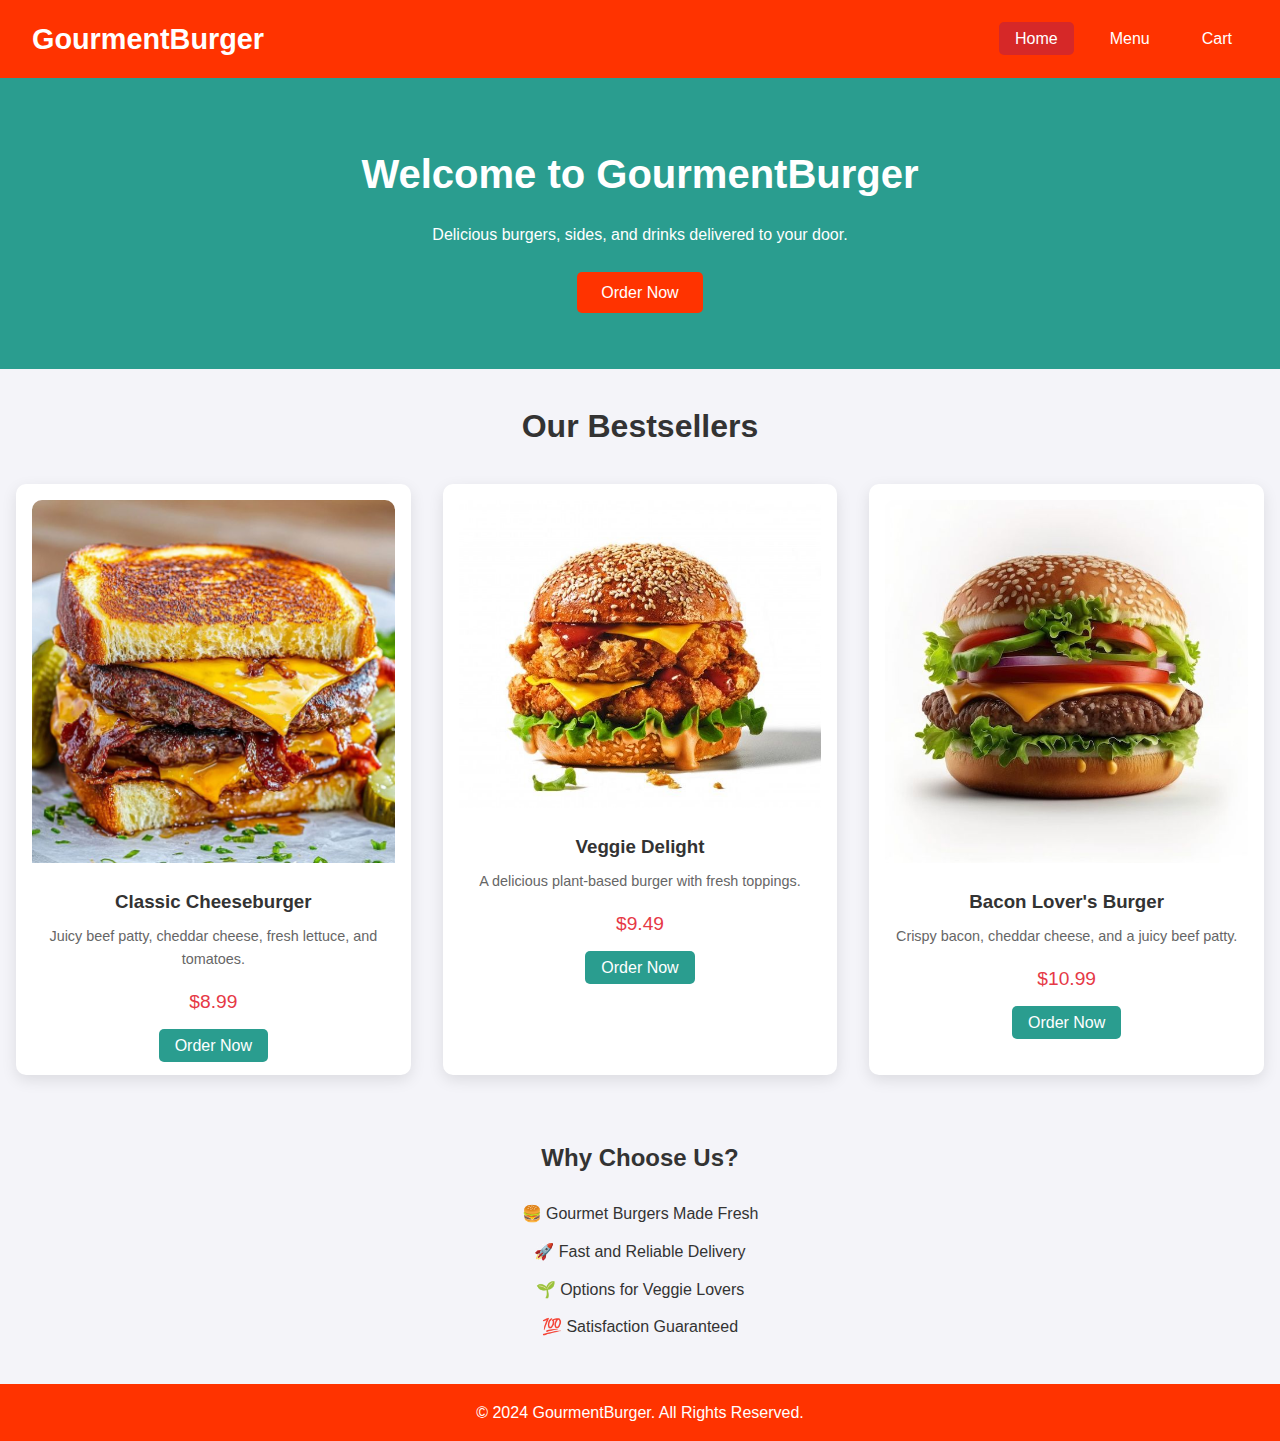
<file: Index.html>
<!DOCTYPE html>
<html lang="en">
<head>
    <meta charset="UTF-8">
    <meta name="viewport" content="width=device-width, initial-scale=1.0">
    <title>Wonder Buka Burger Home</title>
    <link rel="stylesheet" href="./css/index1.css">
</head>
<body>

    <nav class="navbar">
        <div class="logo">GourmentBurger</div>
        <ul>
            <li><a href="index.html" class="cta">Home</a></li>
            <li><a href="menu.html">Menu</a></li>
            <li><a href="cart.html">Cart</a></li>
        </ul>
    </nav>

    <section class="hero">
        <h1>Welcome to GourmentBurger</h1>
        <p>Delicious burgers, sides, and drinks delivered to your door.</p>
        <a href="menu.html" class="cta-button">Order Now</a>
    </section>

    <section class="featured-menu">
        <h2>Our Bestsellers</h2>
        <div class="menu-items">
            <div class="menu-item">
                <img src="images/pic1.jpeg" alt="Burger Image">
                <h3>Classic Cheeseburger</h3>
                <p class="description">Juicy beef patty, cheddar cheese, fresh lettuce, and tomatoes.</p>
                <p class="price">$8.99</p>
                <a href="menu.html" class="add-to-cart">Order Now</a>
            </div>

            <div class="menu-item">
                <img src="images/pic4.jpeg" alt="Veggie Burger Image">
                <h3>Veggie Delight</h3>
                <p class="description">A delicious plant-based burger with fresh toppings.</p>
                <p class="price">$9.49</p>
                <a href="menu.html" class="add-to-cart">Order Now</a>
            </div>

            <div class="menu-item">
                <img src="images/pic3.jpeg" alt="Bacon Burger Image">
                <h3>Bacon Lover's Burger</h3>
                <p class="description">Crispy bacon, cheddar cheese, and a juicy beef patty.</p>
                <p class="price">$10.99</p>
                <a href="menu.html" class="add-to-cart">Order Now</a>
            </div>
        </div>
    </section>

    <section class="why-choose-us">
        <h2>Why Choose Us?</h2>
        <ul>
            <li>🍔 Gourmet Burgers Made Fresh</li>
            <li>🚀 Fast and Reliable Delivery</li>
            <li>🌱 Options for Veggie Lovers</li>
            <li>💯 Satisfaction Guaranteed</li>
        </ul>
    </section>

    <footer>
        <p>&copy; 2024 GourmentBurger. All Rights Reserved.</p>
    </footer>

</body>
</html>
</file>
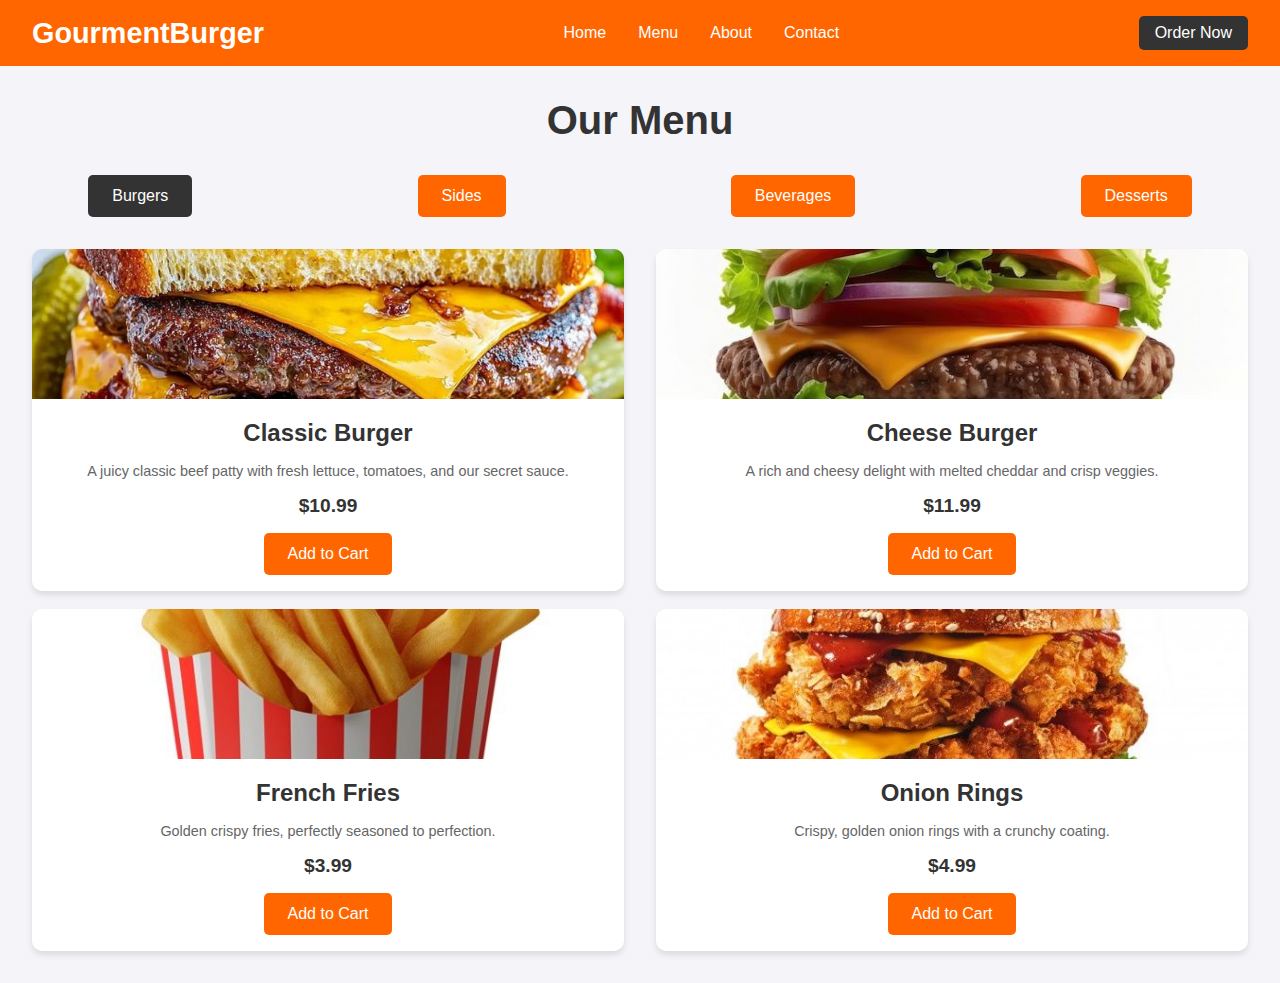
<file: menu.html>
<!DOCTYPE html>
<html lang="en">
<head>
    <meta charset="UTF-8">
    <meta name="viewport" content="width=device-width, initial-scale=1.0">
    <title>Wonder Buka Burger</title>
    <link rel="stylesheet" href="./css/style.css">
</head>
<body>

    <nav class="navbar">
        <div class="logo">GourmentBurger</div>
        <ul>
            <li><a href="#">Home</a></li>
            <li><a href="#">Menu</a></li>
            <li><a href="#">About</a></li>
            <li><a href="#">Contact</a></li>
        </ul>
        <a href="#order" class="cta">Order Now</a>
    </nav>

    <main class="menu-view">
        <h1>Our Menu</h1>
        
        <div class="menu-categories">
            <button class="category active" data-category="burgers">Burgers</button><br>
            <button class="category" data-category="sides">Sides</button><br>
            <button class="category" data-category="beverages">Beverages</button><br>
            <button class="category" data-category="desserts">Desserts</button>
        </div>

        <div class="menu-items" id="burgers">
            <div class="menu-item">
                <img src="images/pic1.jpeg" alt="Classic Burger">
                <h3>Classic Burger</h3>
                <p class="description">A juicy classic beef patty with fresh lettuce, tomatoes, and our secret sauce.</p>
                <p class="price">$10.99</p>
                <button class="add-to-cart"><a href="cart.html">Add to Cart</a></button>
            </div>
            <div class="menu-item">
                <img src="images/pic3.jpeg" alt="Cheese Burger">
                <h3>Cheese Burger</h3>
                <p class="description">A rich and cheesy delight with melted cheddar and crisp veggies.</p>
                <p class="price">$11.99</p>
                <button class="add-to-cart"><a href="cart.html">Add to Cart</a></button>
            </div>
       
        </div> <br>

        <div class="menu-items" id="sides">
            <div class="menu-item">
                <img src="images/pic2.jpeg" alt="French Fries">
                <h3>French Fries</h3>
                <p class="description">Golden crispy fries, perfectly seasoned to perfection.</p>
                <p class="price">$3.99</p>
                <button class="add-to-cart"><a href="cart.html">Add to Cart</a></button>
            </div>
            <div class="menu-item">
                <img src="./images/pic4.jpeg" alt="Onion Rings">
                <h3>Onion Rings</h3>
                <p class="description">Crispy, golden onion rings with a crunchy coating.</p>
                <p class="price">$4.99</p>
                <button class="add-to-cart"><a href="cart.html">Add to Cart</a></button>
            </div>
        </div>
    </main>
</body>
</html>
</file>
<file: css/index1.css>
* {
    margin: 0;
    padding: 0;
    box-sizing: border-box;
}

body {
    font-family: 'Arial', sans-serif;
    line-height: 1.6;
    color: #333;
    background-color: #f4f4f9;
}

.navbar {
    display: flex;
    justify-content: space-between;
    align-items: center;
    background-color:  #ff3300;
    color: #fff;
    padding: 1rem 2rem;
}

.navbar .logo {
    font-size: 1.8rem;
    font-weight: bold;
}

.navbar ul {
    display: flex;
    list-style: none;
}

.navbar ul li a {
    color: #fff;
    text-decoration: none;
    margin-left: 20px;
    padding: 0.5rem 1rem;
    border-radius: 5px;
    transition: background 0.3s;
}

.navbar ul li a:hover, .navbar ul li a.cta {
    background-color: #d62828;
}

.navbar-toggle {
    display: none;
    font-size: 2rem;
    color: #fff;
    cursor: pointer;
}

@media (max-width: 768px) {
    .navbar ul {
        flex-direction: column;
        display: none;
    }

    .navbar ul.active {
        display: flex;
    }

    .navbar-toggle {
        display: block;
    }
}

.hero {
    text-align: center;
    padding: 4rem 1rem;
    background-color: #2a9d8f;
    color: #fff;
}

.hero h1 {
    font-size: 2.5rem;
    margin-bottom: 1rem;
}

.hero p {
    margin-bottom: 2rem;
}

.cta-button {
    background-color:  #ff3300;
    color: #fff;
    padding: 0.75rem 1.5rem;
    text-decoration: none;
    font-size: 1rem;
    border-radius: 5px;
    transition: background 0.3s;
}

.cta-button:hover {
    background-color: #d62828;
}

/* Featured Menu */
.featured-menu {
    padding: 2rem 1rem;
    text-align: center;
}

.featured-menu h2 {
    margin-bottom: 2rem;
    font-size: 2rem;
}

.menu-items {
    display: grid;
    grid-template-columns: repeat(auto-fit, minmax(250px, 1fr));
    gap: 2rem;
}

.menu-item {
    background-color: #fff;
    border-radius: 10px;
    box-shadow: 0 5px 15px rgba(0,0,0,0.1);
    padding: 1rem;
    text-align: center;
}

.menu-item img {
    width: 100%;
    border-radius: 10px 10px 0 0;
}

.menu-item h3 {
    margin: 1rem 0 0.5rem;
}

.menu-item .description {
    font-size: 0.9rem;
    color: #666;
    margin-bottom: 1rem;
}

.menu-item .price {
    font-size: 1.2rem;
    color: #e63946;
    margin-bottom: 1rem;
}

.add-to-cart {
    background-color: #2a9d8f;
    color: #fff;
    padding: 0.5rem 1rem;
    text-decoration: none;
    font-size: 1rem;
    border-radius: 5px;
    transition: background 0.3s;
}

.add-to-cart:hover {
    background-color: #21867a;
}

.why-choose-us {
    background-color: #f4f4f9;
    padding: 2rem 1rem;
    text-align: center;
}

.why-choose-us h2 {
    margin-bottom: 1.5rem;
}

.why-choose-us ul {
    list-style: none;
    padding: 0;
}

.why-choose-us ul li {
    font-size: 1rem;
    margin-bottom: 0.75rem;
}

footer {
    background-color: #ff3300;
    color: #fff;
    text-align: center;
    padding: 1rem 0;
}

@media (max-width: 768px) {
    .menu-items {
        grid-template-columns: repeat(auto-fit, minmax(200px, 1fr));
    }

    .hero h1 {
        font-size: 2rem;
    }

    .hero p {
        font-size: 1rem;
    }
}
</file>
<file: css/style.css>
* {
    margin: 0;
    padding: 0;
    box-sizing: border-box;
}

body {
    font-family: Arial, sans-serif;
    background-color: #f4f4f9;
    color: #333;
}

.navbar {
    display: flex;
    justify-content: space-between;
    align-items: center;
    background-color: #ff6600;
    padding: 1rem 2rem;
}

.logo {
    font-size: 1.8rem;
    font-weight: bold;
    color: #fff;
}

.navbar ul {
    display: flex;
    list-style: none;
}

.navbar ul li {
    margin: 0 1rem;
}

.navbar ul li a {
    text-decoration: none;
    color: #fff;
    font-size: 1rem;
    transition: color 0.3s;
}

.navbar ul li a:hover {
    color: #333;
}

.cta {
    background-color: #333;
    color: #fff;
    padding: 0.5rem 1rem;
    border-radius: 5px;
    text-decoration: none;
    font-size: 1rem;
    transition: background-color 0.3s;
}

.cta:hover {
    background-color: #ff3300;
}

.menu-view {
    padding: 2rem;
    text-align: center;
}

.menu-view h1 {
    font-size: 2.5rem;
    margin-bottom: 2rem;
}

.menu-categories {
    display: flex;
    justify-content: space-around;
    margin-bottom: 2rem;
}

.category {
    background-color: #ff6600;
    color: #fff;
    border: none;
    padding: 0.75rem 1.5rem;
    font-size: 1rem;
    border-radius: 5px;
    cursor: pointer;
    transition: background-color 0.3s;
}

.category:hover {
    background-color: #ff3300;
}

.category.active {
    background-color: #333;
}

.menu-items {
    display: grid;
    grid-template-columns: repeat(auto-fit, minmax(250px, 1fr));
    gap: 2rem;
}

.menu-item {
    background-color: #fff;
    border-radius: 10px;
    box-shadow: 0 4px 6px rgba(0, 0, 0, 0.1);
    overflow: hidden;
    text-align: center;
    transition: transform 0.3s;
}

.menu-item:hover {
    transform: translateY(-10px);
}

.menu-item img {
    width: 100%;
    height: 150px;
    object-fit: cover;
}

.menu-item h3 {
    font-size: 1.5rem;
    margin: 1rem 0;
}

.menu-item .description {
    font-size: 0.9rem;
    color: #666;
    padding: 0 1rem;
    margin-bottom: 1rem;
}

.menu-item .price {
    font-size: 1.2rem;
    font-weight: bold;
    margin-bottom: 1rem;
}
a{
    text-decoration: none;
   
    color: #fff;
    border: none;
    font-size: 1rem;
   
    cursor: pointer;
   

}

.add-to-cart {
    text-decoration: none;
    background-color: #ff6600;
    color: #fff;
    border: none;
    padding: 0.75rem 1.5rem;
    font-size: 1rem;
    border-radius: 5px;
    cursor: pointer;
    transition: background-color 0.3s;
    margin-bottom: 1rem;
}

.add-to-cart:hover {
    background-color: #ff3300;
}

footer {
    background-color: #333;
    color: #fff;
    text-align: center;
    padding: 1rem 0;
}

footer p {
    font-size: 0.9rem;
}

@media (max-width: 768px) {
    .navbar ul {
        flex-direction: column;
        align-items: center;
    }

    .menu-categories {
        flex-direction: column;
        align-items: center;
    }

    .menu-items {
        grid-template-columns: 1fr;
    }
}
@media (max-width: 768px) {
    .navbar {
        flex-wrap: wrap;
    }

    .navbar ul {
        flex-direction: column;
        width: 100%;
        display: none;
    }

    .navbar ul li {
        margin: 0.5rem 0;
    }

    .navbar ul.active {
        display: flex;
    }

    .navbar .menu-toggle {
        display: block;
        cursor: pointer;
        font-size: 1.5rem;
        color: #fff;
    }

    .navbar .menu-toggle.active {
        color: #333;
    }

    .cta {
        margin-top: 1rem;
    }
}
</file>
